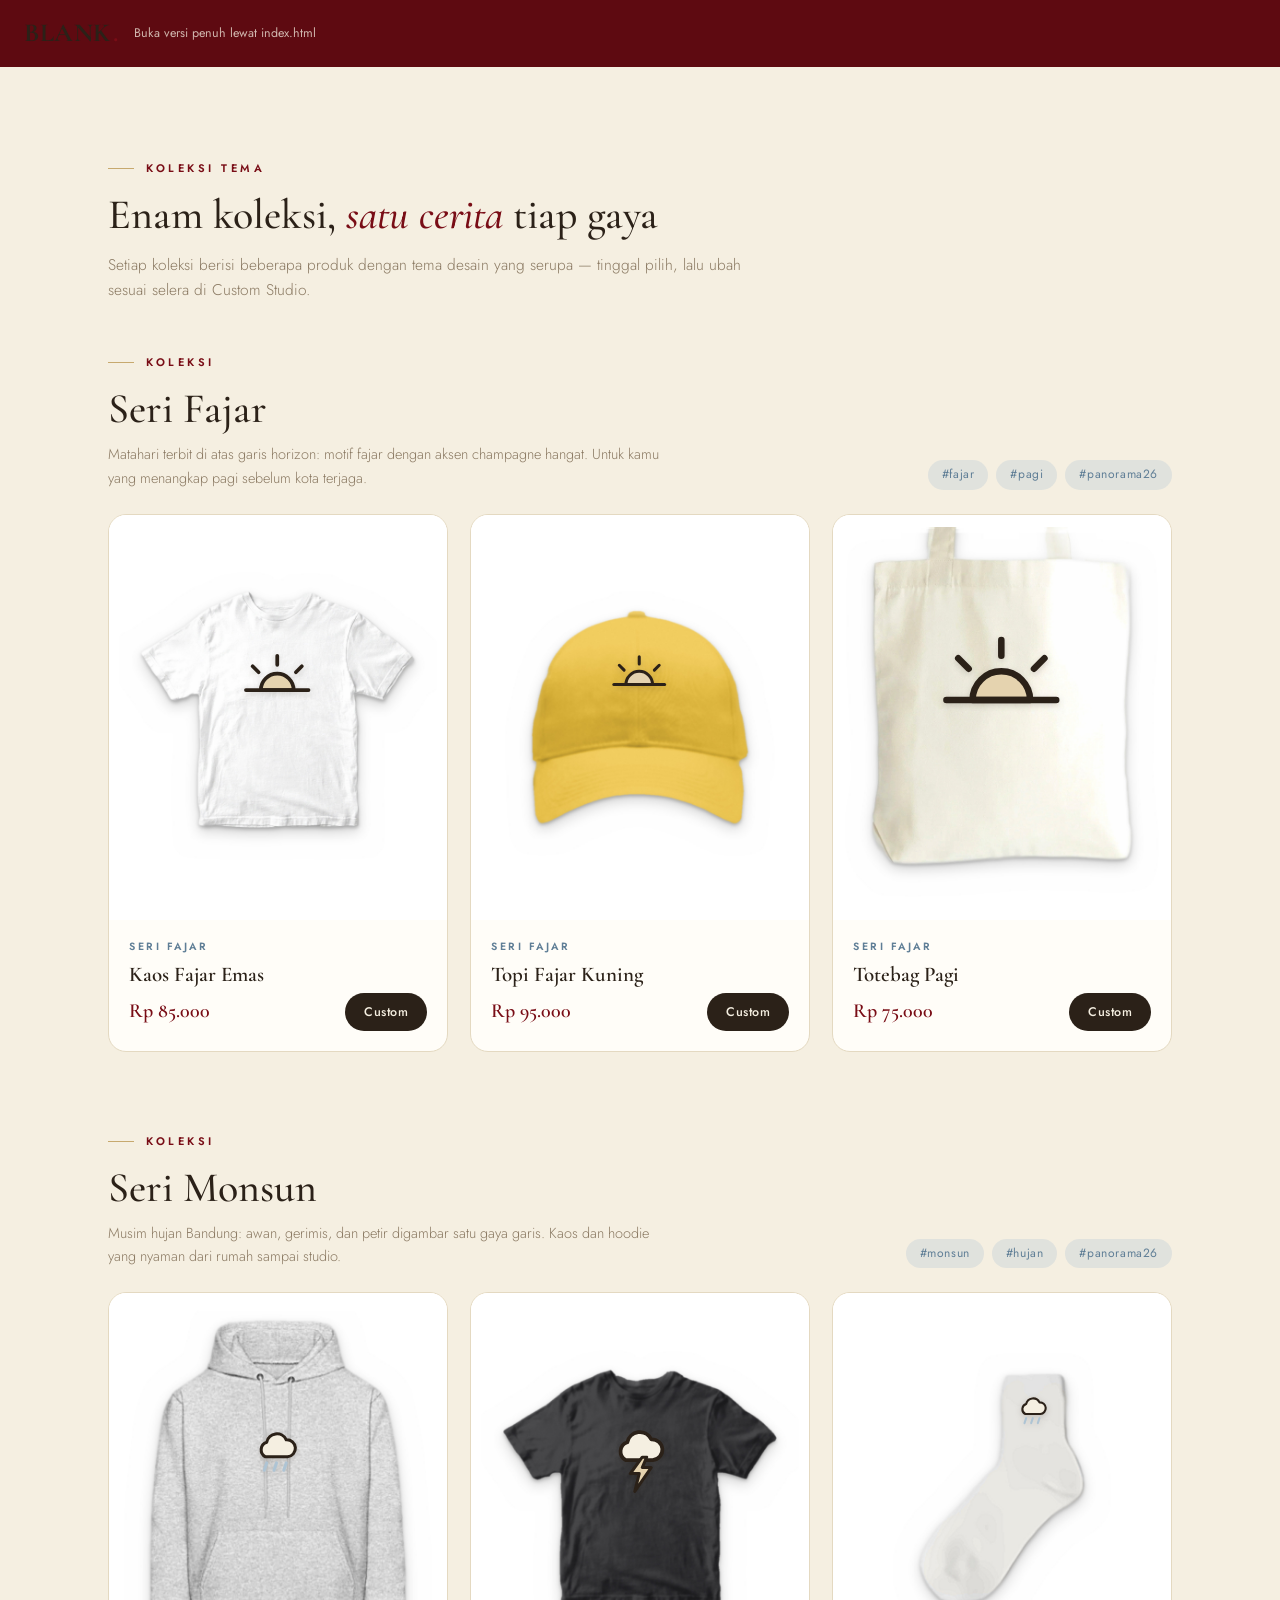
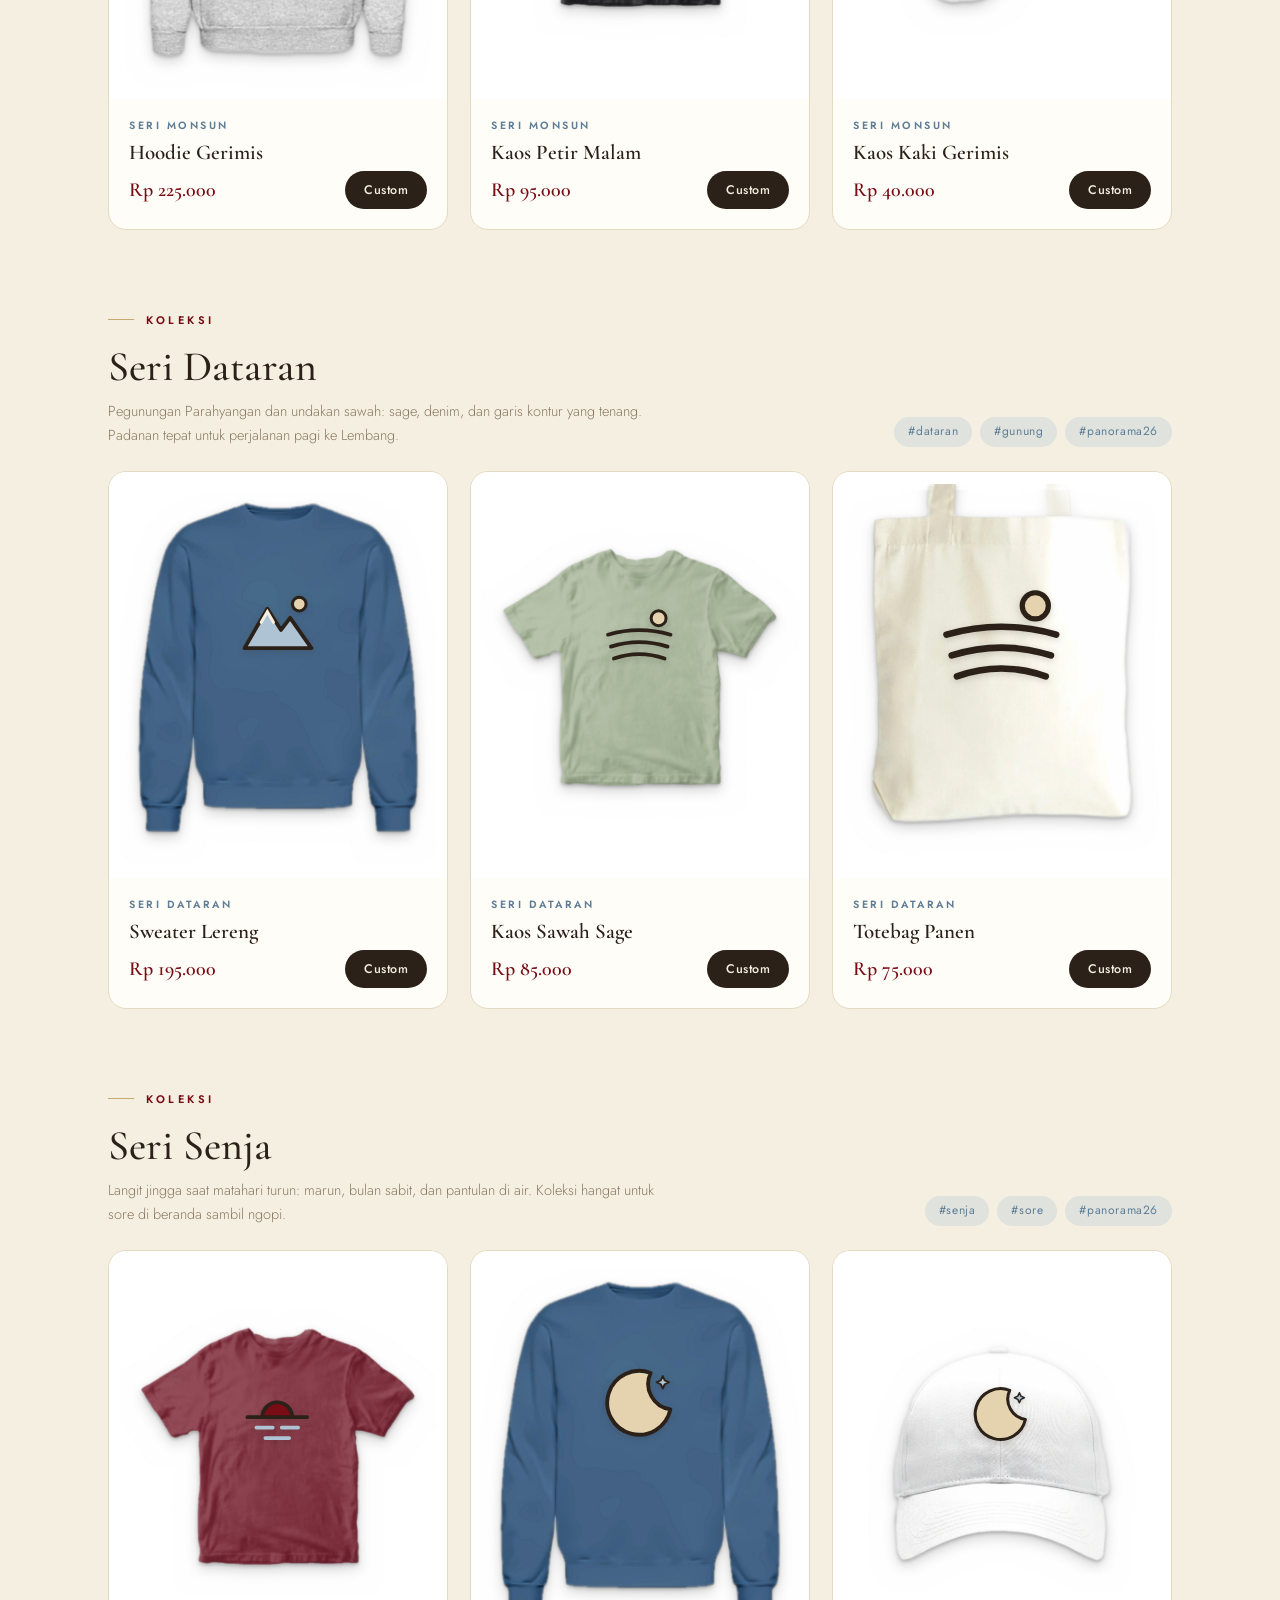
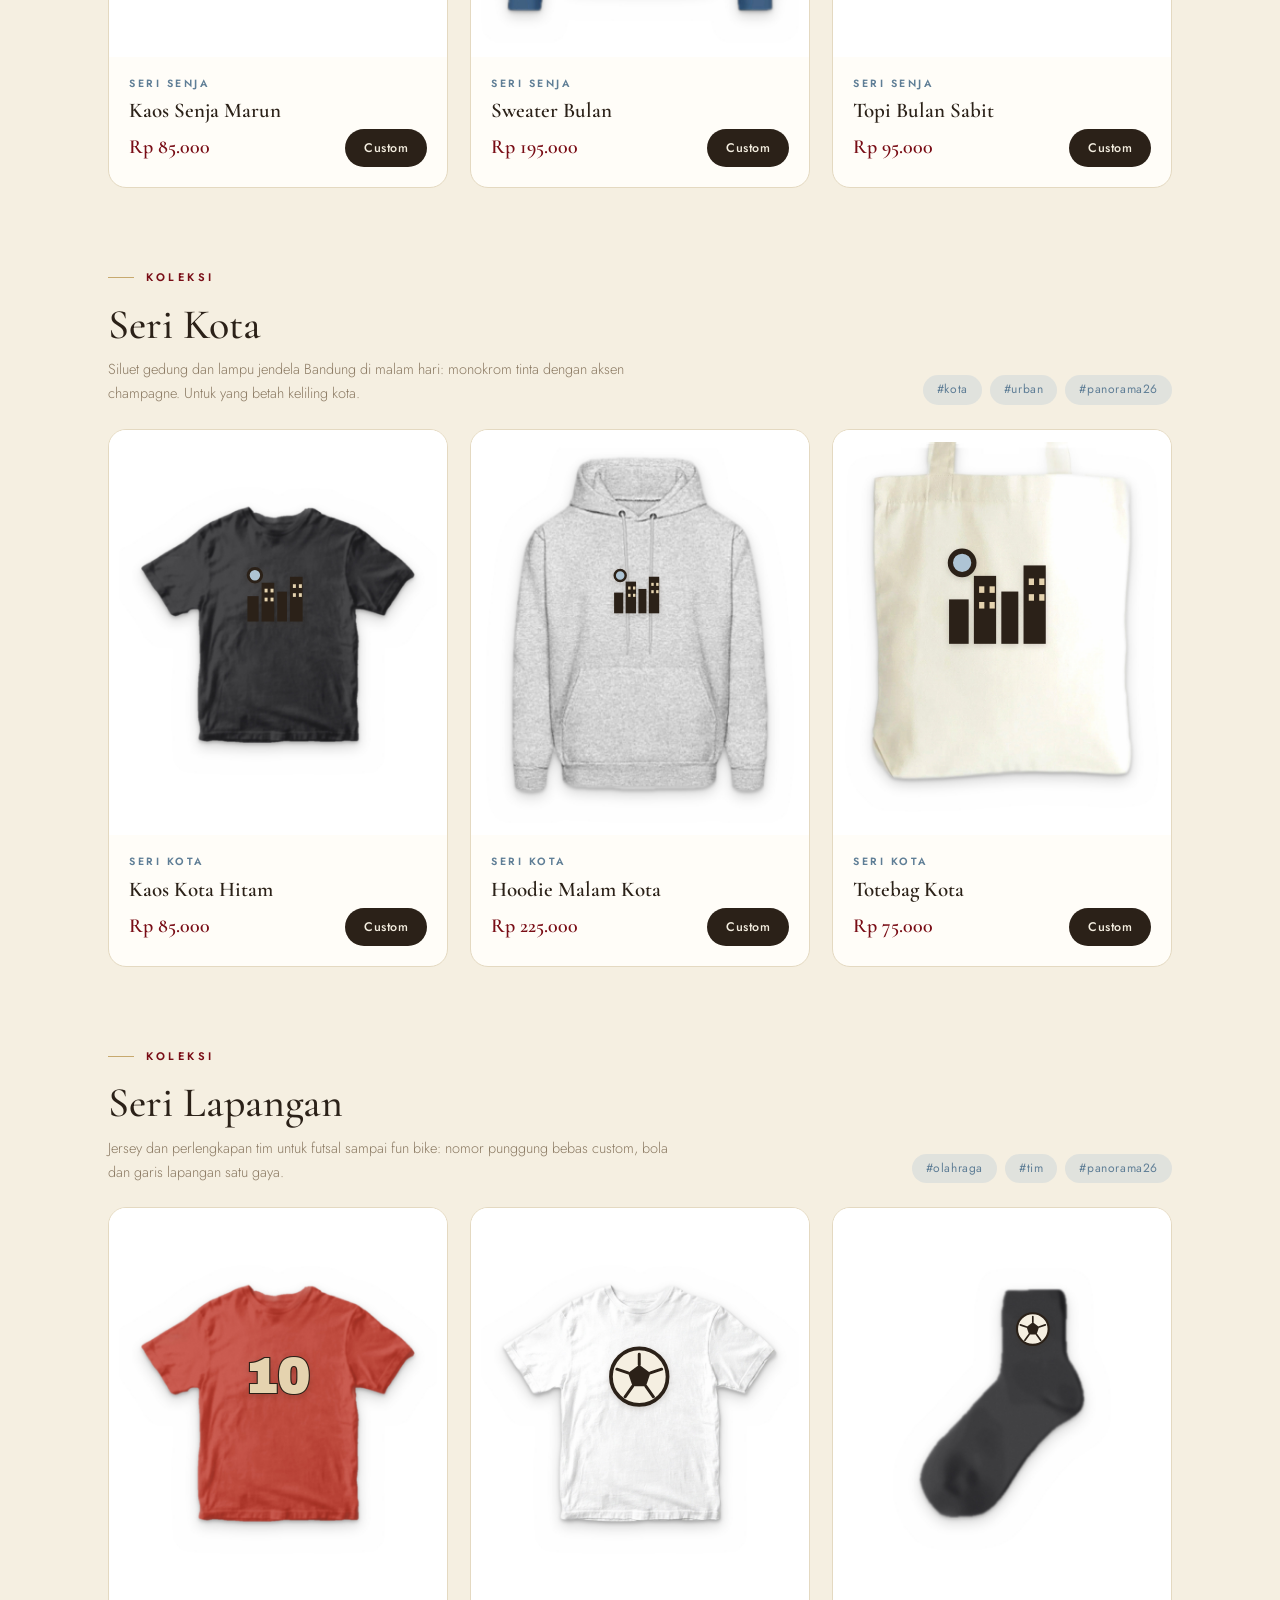
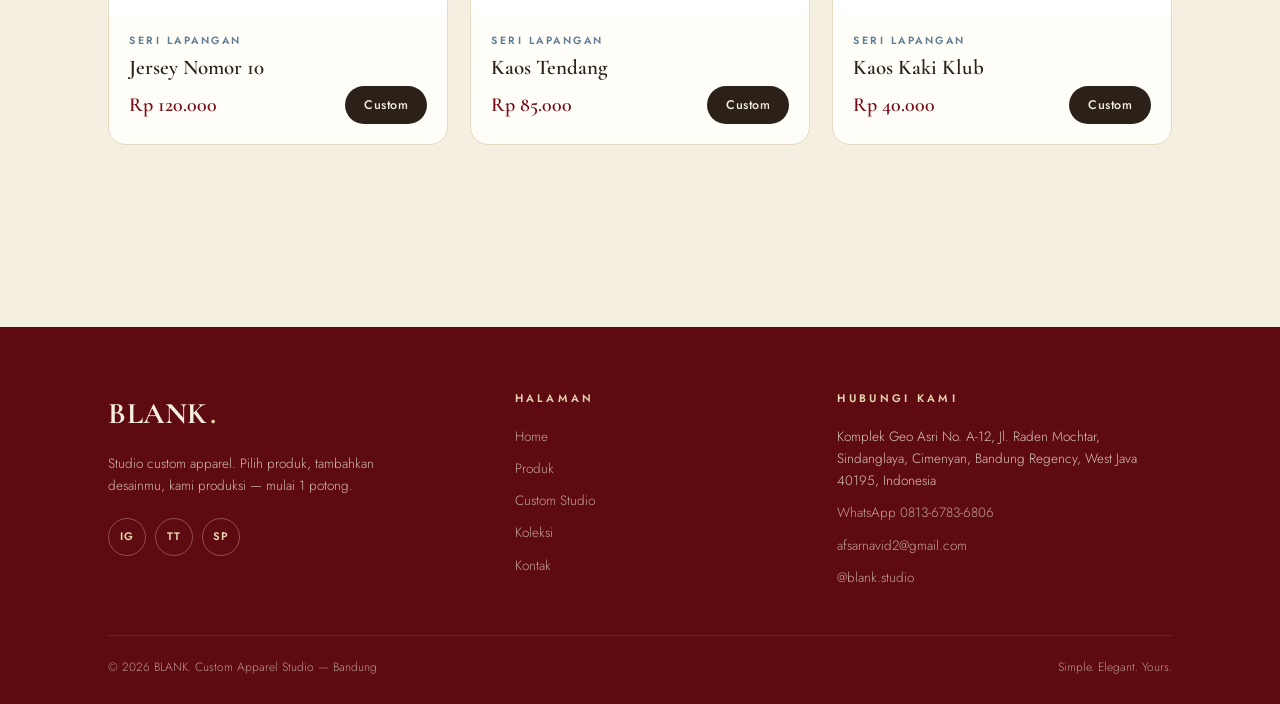
<file: collection.html>
<!DOCTYPE html>
<html lang="id">
<head>
  <meta charset="UTF-8">
  <meta name="viewport" content="width=device-width, initial-scale=1.0">
  <title>Koleksi — BLANK. Custom Apparel Studio</title>
  <link rel="preconnect" href="https://fonts.googleapis.com">
  <link rel="preconnect" href="https://fonts.gstatic.com" crossorigin>
  <link href="https://fonts.googleapis.com/css2?family=Cormorant+Garamond:ital,wght@0,500;0,600;0,700;1,500;1,600&family=Jost:wght@300;400;500;600&family=Caveat:wght@700&family=Archivo+Black&display=swap" rel="stylesheet">
  <link rel="icon" type="image/svg+xml" href="logo.svg">
  <link rel="stylesheet" href="css/style.css">
</head>
<body>
  <div class="wrap">
    <section class="section" style="padding-bottom:20px">
      <div class="section-head">
        <span class="eyebrow">Koleksi Tema</span>
        <h2 class="section-title">Enam koleksi, <em>satu cerita</em> tiap gaya</h2>
        <p class="section-sub">Setiap koleksi berisi beberapa produk dengan tema desain yang serupa — tinggal pilih, lalu ubah sesuai selera di Custom Studio.</p>
      </div>
      <div id="collRoot"></div>
    </section>
  </div>

  <script src="js/store.js"></script>
  <script>
    document.getElementById('collRoot').innerHTML = COLLECTIONS.map(function (c) {
      return `<section class="coll" id="${c.id}">
        <div class="coll-head">
          <div style="max-width:560px">
            <span class="eyebrow">Koleksi</span>
            <h2 class="section-title" style="margin-bottom:8px">${c.name}</h2>
            <p class="section-sub" style="font-size:14.5px">${c.desc}</p>
          </div>
          <div class="coll-tags">${c.tags.map(t => `<span class="tagpill">${t}</span>`).join('')}</div>
        </div>
        <div class="grid grid-3">${c.items.map(it => collectionCard(c, it)).join('')}</div>
      </section>`;
    }).join('');
  </script>
</body>
</html>
</file>
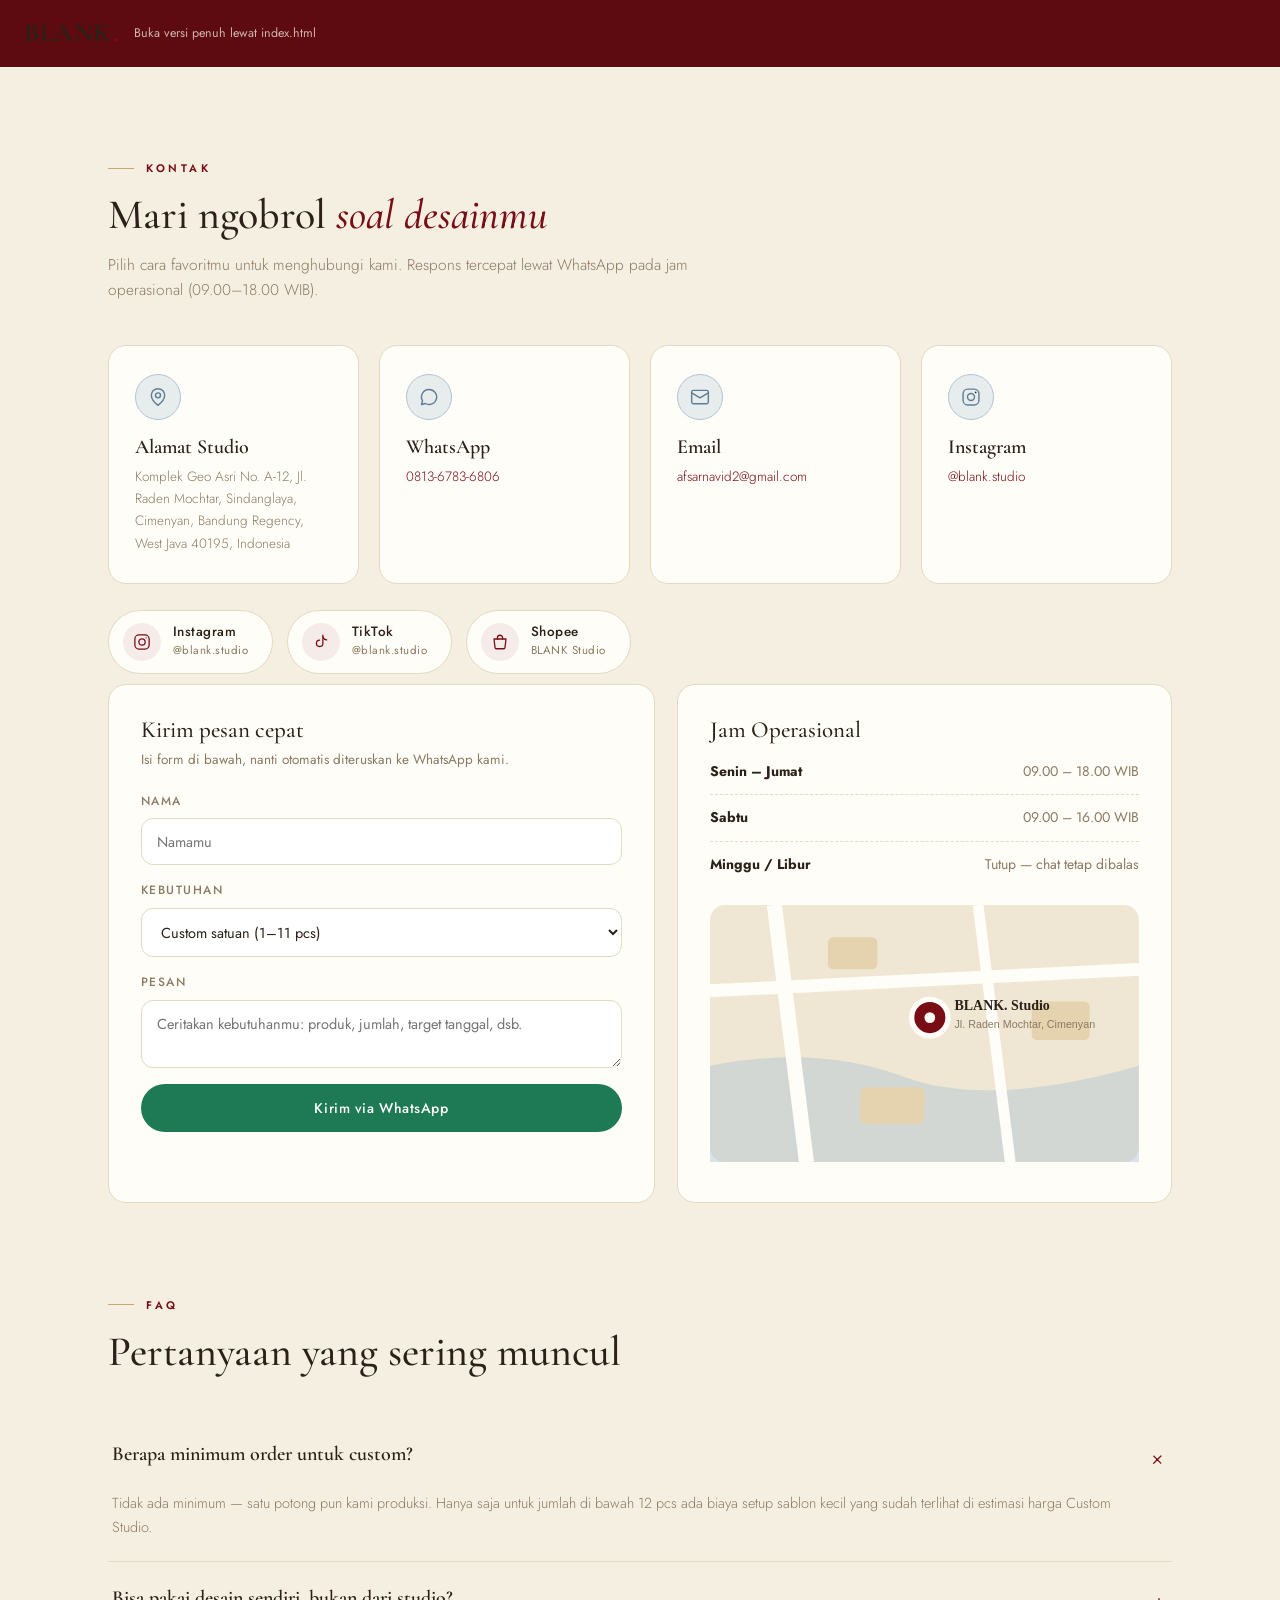
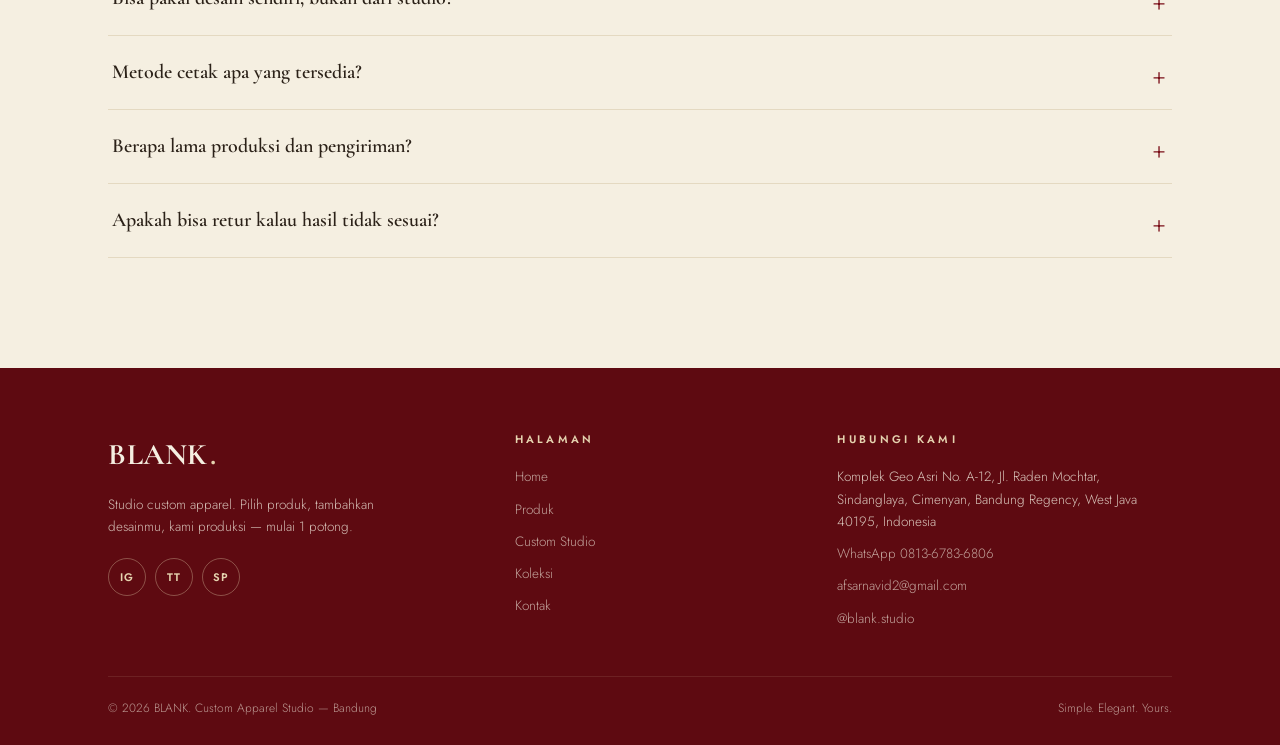
<file: contact.html>
<!DOCTYPE html>
<html lang="id">
<head>
  <meta charset="UTF-8">
  <meta name="viewport" content="width=device-width, initial-scale=1.0">
  <title>Kontak — BLANK. Custom Apparel Studio</title>
  <link rel="preconnect" href="https://fonts.googleapis.com">
  <link rel="preconnect" href="https://fonts.gstatic.com" crossorigin>
  <link href="https://fonts.googleapis.com/css2?family=Cormorant+Garamond:ital,wght@0,500;0,600;0,700;1,500;1,600&family=Jost:wght@300;400;500;600&family=Caveat:wght@700&family=Archivo+Black&display=swap" rel="stylesheet">
  <link rel="icon" type="image/svg+xml" href="logo.svg">
  <link rel="stylesheet" href="css/style.css">
</head>
<body>
  <div class="wrap">
    <section class="section" style="padding-bottom:20px">
      <div class="section-head">
        <span class="eyebrow">Kontak</span>
        <h2 class="section-title">Mari ngobrol <em>soal desainmu</em></h2>
        <p class="section-sub">Pilih cara favoritmu untuk menghubungi kami. Respons tercepat lewat WhatsApp pada jam operasional (09.00–18.00 WIB).</p>
      </div>

      <div class="cgrid">
        <div class="ccard">
          <div class="cic"><svg viewBox="0 0 24 24"><path d="M20 10c0 6-8 12-8 12s-8-6-8-12a8 8 0 0 1 16 0Z"/><circle cx="12" cy="10" r="3"/></svg></div>
          <h3>Alamat Studio</h3>
          <p>Komplek Geo Asri No. A-12, Jl. Raden Mochtar, Sindanglaya, Cimenyan, Bandung Regency, West Java 40195, Indonesia</p>
        </div>
        <div class="ccard">
          <div class="cic"><svg viewBox="0 0 24 24"><path d="M12 3a9 9 0 0 0-7.8 13.5L3 21l4.7-1.2A9 9 0 1 0 12 3Z"/></svg></div>
          <h3>WhatsApp</h3>
          <p><a href="https://wa.me/6281367836806" target="_blank" rel="noopener">0813-6783-6806</a></p>
        </div>
        <div class="ccard">
          <div class="cic"><svg viewBox="0 0 24 24"><rect x="2" y="4" width="20" height="16" rx="2"/><path d="m22 7-10 6L2 7"/></svg></div>
          <h3>Email</h3>
          <p><a href="mailto:afsarnavid2@gmail.com">afsarnavid2@gmail.com</a></p>
        </div>
        <div class="ccard">
          <div class="cic"><svg viewBox="0 0 24 24"><rect x="2.5" y="2.5" width="19" height="19" rx="5.5"/><circle cx="12" cy="12" r="4.2"/><circle cx="17.6" cy="6.4" r="1.1" fill="currentColor" stroke="none"/></svg></div>
          <h3>Instagram</h3>
          <p><a href="https://instagram.com/blank.studio" target="_blank" rel="noopener">@blank.studio</a></p>
        </div>
      </div>

      <!-- Sosial media & marketplace -->
      <div class="socialrow" id="socialRow"></div>

      <div class="csplit">
        <div class="formcard">
          <h3 style="font-family:var(--serif);font-size:23px;margin-bottom:6px">Kirim pesan cepat</h3>
          <p style="font-size:13.5px;color:var(--muted);margin-bottom:20px">Isi form di bawah, nanti otomatis diteruskan ke WhatsApp kami.</p>
          <form id="waForm">
            <div class="field">
              <label for="fnama">Nama</label>
              <input id="fnama" type="text" placeholder="Namamu" required>
            </div>
            <div class="field">
              <label for="fkebutuhan">Kebutuhan</label>
              <select id="fkebutuhan">
                <option>Custom satuan (1–11 pcs)</option>
                <option>Produksi komunitas (12–100 pcs)</option>
                <option>Produksi besar (100+ pcs)</option>
                <option>Seragam kantor / divisi</option>
                <option>Lainnya</option>
              </select>
            </div>
            <div class="field">
              <label for="fpesan">Pesan</label>
              <textarea id="fpesan" placeholder="Ceritakan kebutuhanmu: produk, jumlah, target tanggal, dsb." required></textarea>
            </div>
            <button type="submit" class="btn btn-wa btn-block">Kirim via WhatsApp</button>
          </form>
        </div>

        <div class="mapcard">
          <h3 style="font-family:var(--serif);font-size:23px;margin-bottom:6px">Jam Operasional</h3>
          <ul class="hours">
            <li><b>Senin – Jumat</b><span>09.00 – 18.00 WIB</span></li>
            <li><b>Sabtu</b><span>09.00 – 16.00 WIB</span></li>
            <li><b>Minggu / Libur</b><span>Tutup — chat tetap dibalas</span></li>
          </ul>
          <div style="margin-top:18px" aria-hidden="true">
            <svg viewBox="0 0 400 240" xmlns="http://www.w3.org/2000/svg">
              <rect width="400" height="240" rx="14" fill="#EFE7D3"/>
              <path d="M0 150 Q100 130 180 160 T400 150 L400 240 L0 240 Z" fill="#AEC4D4" opacity=".45"/>
              <path d="M60 0 L90 240" stroke="#FFFDF8" stroke-width="14" fill="none"/>
              <path d="M0 80 L400 60" stroke="#FFFDF8" stroke-width="12" fill="none"/>
              <path d="M250 0 L280 240" stroke="#FFFDF8" stroke-width="10" fill="none"/>
              <rect x="110" y="30" width="46" height="30" rx="5" fill="#E5D3AF"/>
              <rect x="300" y="90" width="54" height="36" rx="5" fill="#E5D3AF"/>
              <rect x="140" y="170" width="60" height="34" rx="5" fill="#E5D3AF"/>
              <circle cx="205" cy="105" r="17" fill="#790D16" stroke="#FFFDF8" stroke-width="5"/>
              <circle cx="205" cy="105" r="5" fill="#FFFDF8"/>
              <text x="228" y="98" font-family="Georgia, serif" font-size="13" font-weight="bold" fill="#2B2118">BLANK. Studio</text>
              <text x="228" y="115" font-family="Verdana, sans-serif" font-size="10" fill="#8B7A63">Jl. Raden Mochtar, Cimenyan</text>
            </svg>
          </div>
        </div>
      </div>

      <div class="section" style="padding-bottom:0">
        <div class="section-head">
          <span class="eyebrow">FAQ</span>
          <h2 class="section-title">Pertanyaan yang sering muncul</h2>
        </div>
        <details class="faq" open>
          <summary>Berapa minimum order untuk custom?</summary>
          <div class="faqa">Tidak ada minimum — satu potong pun kami produksi. Hanya saja untuk jumlah di bawah 12 pcs ada biaya setup sablon kecil yang sudah terlihat di estimasi harga Custom Studio.</div>
        </details>
        <details class="faq">
          <summary>Bisa pakai desain sendiri, bukan dari studio?</summary>
          <div class="faqa">Tentu. Siapkan file PNG/PDF resolusi tinggi (min. 150 dpi pada ukuran cetak), lalu kirim lewat WhatsApp. Tim kami akan cek gratis dan memberi rekomendasi metode cetak terbaik.</div>
        </details>
        <details class="faq">
          <summary>Metode cetak apa yang tersedia?</summary>
          <div class="faqa">Sablon plastisol (paling awet), DTF full color (untuk gradasi &amp; foto), dan bordir komputer (untuk logo topi/kemeja). Rekomendasi metode otomatis muncul saat kamu memilih jenis desain.</div>
        </details>
        <details class="faq">
          <summary>Berapa lama produksi dan pengiriman?</summary>
          <div class="faqa">Produksi rata-rata 3 hari kerja setelah desain disetujui. Pengiriman se-Indonesia via ekspedisi reguler 1–4 hari. Layanan kilat same-day tersedia untuk area Bandung dengan biaya tambahan.</div>
        </details>
        <details class="faq">
          <summary>Apakah bisa retur kalau hasil tidak sesuai?</summary>
          <div class="faqa">Ya. Jika hasil produksi berbeda dari mock-up yang disetujui (warna, posisi, ukuran cetak), kami produksi ulang tanpa biaya. Cek kurasi video unboxing membantu klaim berjalan cepat.</div>
        </details>
      </div>
    </section>
  </div>

  <script src="js/store.js"></script>
  <script>
    document.getElementById('socialRow').innerHTML =
      socialLink('ig', BRAND.ig) +
      socialLink('tt', BRAND.tiktok) +
      socialLink('shopee', BRAND.shopee);

    document.getElementById('waForm').addEventListener('submit', function (e) {
      e.preventDefault();
      const nama = document.getElementById('fnama').value.trim();
      const kebutuhan = document.getElementById('fkebutuhan').value;
      const pesan = document.getElementById('fpesan').value.trim();
      const text = `Halo BLANK! Saya ${nama}.\nKebutuhan: ${kebutuhan}\nPesan: ${pesan}`;
      window.open('https://wa.me/' + BRAND.wa + '?text=' + encodeURIComponent(text), '_blank');
      toast('Membuka WhatsApp…');
    });
  </script>
</body>
</html>
</file>
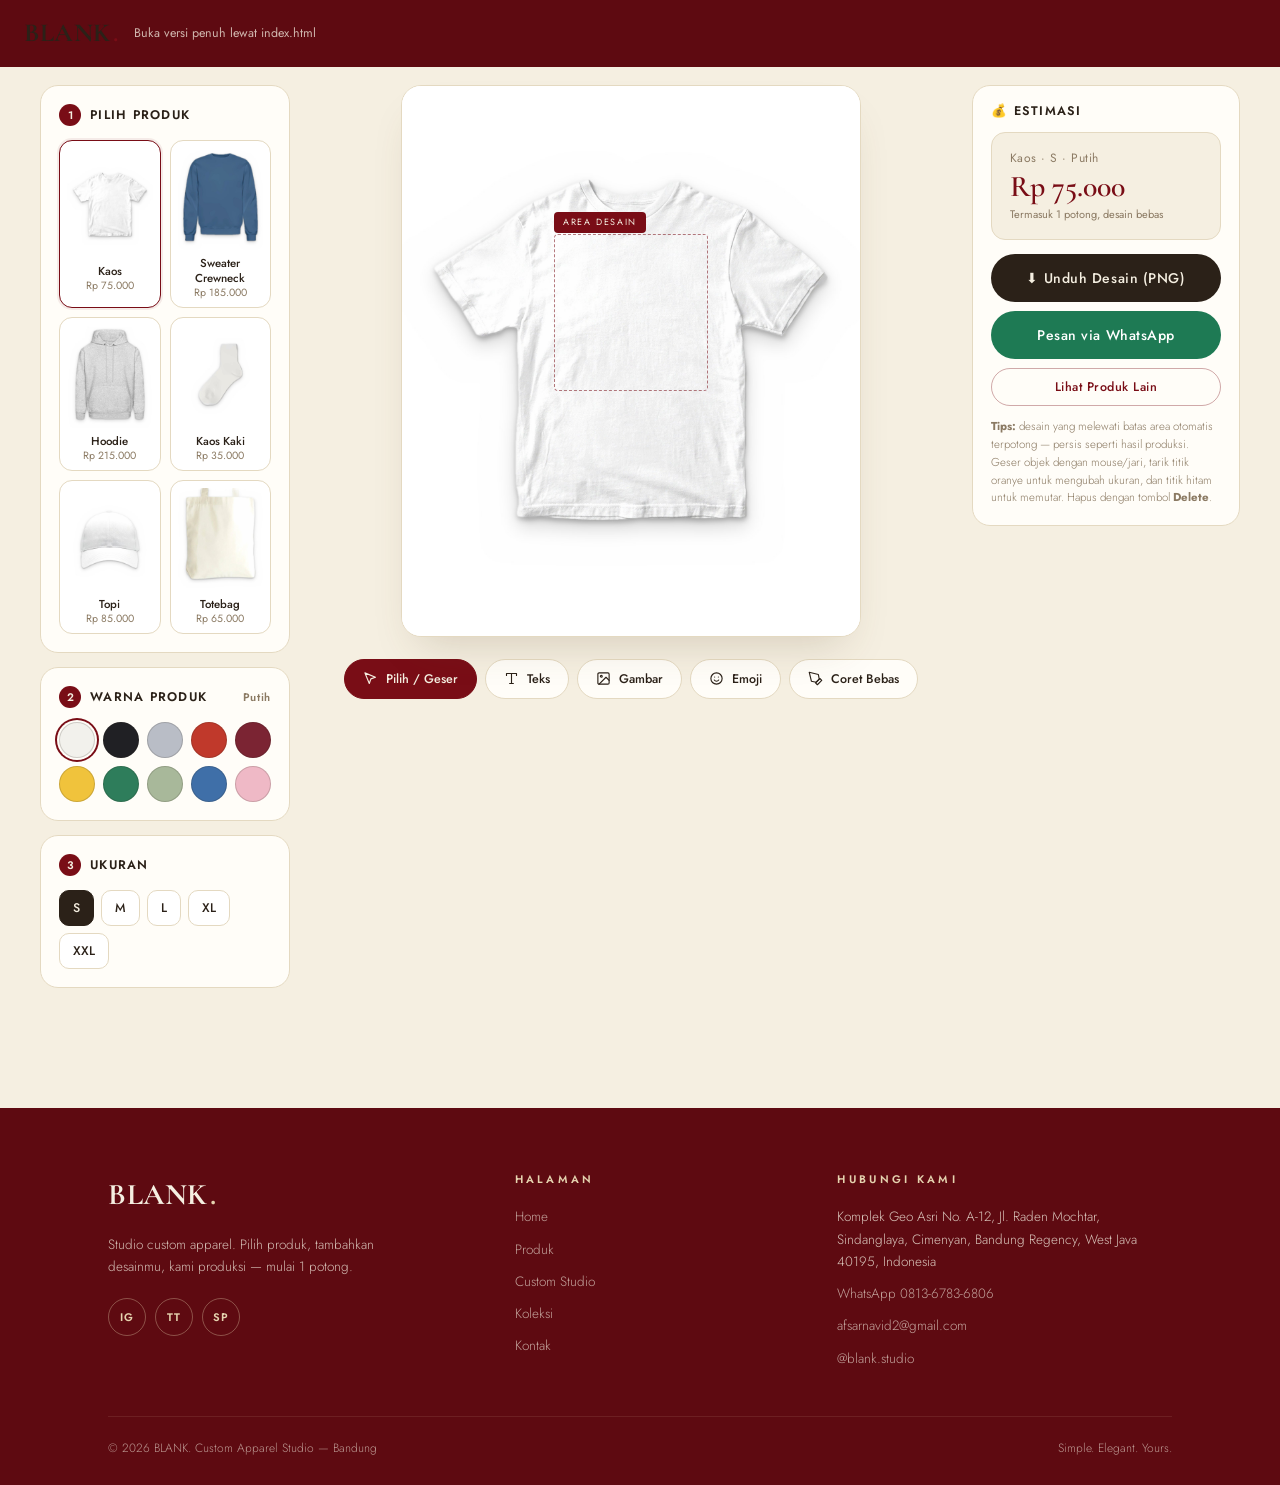
<file: custom.html>
<!DOCTYPE html>
<html lang="id">
<head>
  <meta charset="UTF-8">
  <meta name="viewport" content="width=device-width, initial-scale=1.0">
  <title>Custom Studio — BLANK. Custom Apparel Studio</title>
  <link rel="preconnect" href="https://fonts.googleapis.com">
  <link rel="preconnect" href="https://fonts.gstatic.com" crossorigin>
  <link href="https://fonts.googleapis.com/css2?family=Cormorant+Garamond:ital,wght@0,500;0,600;0,700;1,500;1,600&family=Jost:wght@300;400;500;600&family=Caveat:wght@700&family=Archivo+Black&display=swap" rel="stylesheet">
  <link rel="icon" type="image/svg+xml" href="logo.svg">
  <link rel="stylesheet" href="css/style.css">
</head>
<body class="studiobody">

  <div class="studio">

    <!-- ===== PANEL KIRI: PRODUK ===== -->
    <aside class="panel-left">
      <div class="panel">
        <div class="pgroup">
          <h3><span class="n">1</span> Pilih Produk</h3>
          <div class="tplgrid" id="tplGrid"></div>
        </div>
      </div>
      <div class="panel">
        <div class="pgroup">
          <h3><span class="n">2</span> Warna Produk <em class="cname" id="colorName">Putih</em></h3>
          <div class="swatches" id="colorSwatches"></div>
        </div>
      </div>
      <div class="panel">
        <div class="pgroup">
          <h3><span class="n">3</span> Ukuran</h3>
          <div class="sizerow" id="sizeRow"></div>
        </div>
      </div>
    </aside>

    <!-- ===== TENGAH: STAGE ===== -->
    <section class="stagewrap">
      <div class="stage-scaler" id="scaler">
        <div class="stage" id="stage">
          <img id="tplImg" class="tplimg" alt="Produk" draggable="false">
          <div class="clipzone" id="clipzone">
            <div class="objlayer" id="objLayer"></div>
            <canvas id="drawCanvas"></canvas>
          </div>
          <div class="printbox" id="printbox"></div>
        </div>
      </div>
      <div class="toolbtns" id="toolBtns">
        <button class="tool active" data-tool="select">
          <svg viewBox="0 0 24 24"><path d="M3 3l7.07 16.97 2.51-7.39 7.39-2.51L3 3z"/></svg>
          Pilih / Geser
        </button>
        <button class="tool" data-tool="text">
          <svg viewBox="0 0 24 24"><path d="M4 7V4h16v3M9 20h6M12 4v16"/></svg>
          Teks
        </button>
        <button class="tool" data-tool="image">
          <svg viewBox="0 0 24 24"><rect x="3" y="3" width="18" height="18" rx="2"/><circle cx="8.5" cy="8.5" r="1.5"/><path d="m21 15-5-5L5 21"/></svg>
          Gambar
        </button>
        <button class="tool" data-tool="emoji">
          <svg viewBox="0 0 24 24"><circle cx="12" cy="12" r="9"/><path d="M8.5 14.5s1.2 1.8 3.5 1.8 3.5-1.8 3.5-1.8"/><line x1="9" y1="9.5" x2="9.01" y2="9.5"/><line x1="15" y1="9.5" x2="15.01" y2="9.5"/></svg>
          Emoji
        </button>
        <button class="tool" data-tool="draw">
          <svg viewBox="0 0 24 24"><path d="M12 19l7-7 3 3-7 7-3-3z"/><path d="M18 13l-1.5-7.5L2 2l3.5 14.5L13 18l5-5z"/></svg>
          Coret Bebas
        </button>
      </div>
    </section>

    <!-- ===== PANEL KANAN: TOOLS & PROPERTI ===== -->
    <aside class="panel-right">

      <!-- Panel: Gambar -->
      <div class="panel" id="imgPanel" hidden>
        <div class="pgroup">
          <h3>🖼️ Tambah Gambar</h3>
          <div class="uploadzone" id="uploadZone">
            📤 Klik untuk unggah foto/logo<br><small>PNG, JPG, SVG — maks 5 MB</small>
          </div>
          <input type="file" id="fileInput" accept="image/*" hidden>
          <p class="hint" style="margin-top:4px">Setelah masuk ke kanvas, gambar bisa digeser, dirotasi, dan diubah ukurannya.</p>
        </div>
      </div>

      <!-- Panel: Emoji (Windows Emoji Unicode) -->
      <div class="panel" id="emojiPanel" hidden>
        <div class="pgroup">
          <h3>😀 Pilih Emoji</h3>
          <input type="search" class="emsearch" id="emojiSearch" placeholder="Cari emoji… (senyum, kucing, pizza)" autocomplete="off">
          <div class="emtabs" id="emojiTabs"></div>
          <div class="emgrid" id="emojiGrid"></div>
          <div class="empicked" id="emojiPickedInfo" hidden></div>
          <div class="propval" style="margin-top:12px"><span>Ukuran emoji baru</span><span id="emojiSizeVal">48 px</span></div>
          <input type="range" class="propslider" id="emojiSize" min="24" max="120" value="48">
          <p class="hint" style="margin-top:9px">Tampilan warna emoji mengikuti sistem perangkat (Windows, Android, iOS). Setelah masuk kanvas, ukurannya bisa diubah lagi.</p>
        </div>
      </div>

      <!-- Panel: Teks -->
      <div class="panel" id="textPanel" hidden>
        <div class="pgroup">
          <h3>🔤 Tambah Teks</h3>
          <button class="btn btn-primary btn-block" id="addTextBtn">+ Tambah Teks</button>
          <p class="hint" style="margin-top:11px">Klik dua kali teks di kanvas untuk mengedit isinya langsung.</p>
        </div>
      </div>

      <!-- Panel: Coret -->
      <div class="panel" id="drawPanel" hidden>
        <div class="pgroup">
          <h3>🖌️ Kuas</h3>
          <div class="sw-inline" id="brushColors"></div>
          <div class="propval"><span>Tebal kuas</span><span id="brushSizeVal">8 px</span></div>
          <input type="range" class="propslider" id="brushSize" min="2" max="40" value="8">
          <div class="btnrow" style="margin-top:13px">
            <button class="mini" id="undoDraw">↶ Urungkan</button>
            <button class="mini danger" id="clearDraw">Hapus Coretan</button>
          </div>
        </div>
      </div>

      <!-- Panel: Properti objek terpilih -->
      <div class="panel" id="objPanel" hidden>
        <div class="pgroup">
          <h3>⚙️ Properti</h3>

          <div id="textProps" hidden>
            <select class="fontsel" id="fontSel">
              <option value="'Jost', sans-serif">Jost (Minimalis)</option>
              <option value="'Cormorant Garamond', serif">Cormorant (Serif Elegan)</option>
              <option value="'Archivo Black', sans-serif">Archivo (Tebal)</option>
              <option value="'Caveat', cursive">Caveat (Tulisan tangan)</option>
            </select>
            <div class="propval"><span>Ukuran font</span><span id="fontSizeVal">32 px</span></div>
            <input type="range" class="propslider" id="fontSize" min="10" max="120" value="32">
            <div class="stylebtns">
              <button class="mini" id="btnBold">B</button>
              <button class="mini" id="btnItalic"><i>I</i></button>
              <button class="mini" id="btnColorPick">🎨 Warna</button>
            </div>
            <input type="color" class="colorwell" id="textColor" value="#2B2118" hidden>
          </div>

          <div id="emojiProps" hidden>
            <div class="propval"><span>Ukuran emoji</span><span id="emojiObjSizeVal">48 px</span></div>
            <input type="range" class="propslider" id="emojiObjSize" min="20" max="140" value="48">
          </div>

          <div id="imageProps" hidden>
            <div class="propval"><span>Transparansi</span><span id="opacityVal">100%</span></div>
            <input type="range" class="propslider" id="imgOpacity" min="10" max="100" value="100">
            <div class="btnrow" style="margin-bottom:11px">
              <button class="mini" id="btnFlip">⇄ Balik</button>
              <button class="mini" id="btnResetSize">↺ Ukuran Awal</button>
            </div>
          </div>

          <div class="btnrow">
            <button class="mini" id="btnLayerUp">⬆ Ke Atas</button>
            <button class="mini" id="btnLayerDown">⬇ Ke Bawah</button>
          </div>
          <div class="btnrow" style="margin-top:8px">
            <button class="mini" id="btnDup">⧉ Duplikat</button>
            <button class="mini danger" id="btnDel">🗑 Hapus</button>
          </div>
        </div>
      </div>

      <!-- Ringkasan & aksi -->
      <div class="panel">
        <div class="pgroup">
          <h3>💰 Estimasi</h3>
          <div class="pricebox">
            <div class="lbl" id="sumProd">Kaos · M · Putih</div>
            <div class="val" id="sumPrice">Rp 75.000</div>
            <div class="note" id="sumNote">Termasuk 1 potong, desain bebas</div>
          </div>
          <div class="sumstack">
            <button class="btn btn-dark btn-block" id="btnDownload">⬇ Unduh Desain (PNG)</button>
            <button class="btn btn-wa btn-block" id="btnOrder">Pesan via WhatsApp</button>
            <button class="btn btn-ghost btn-block btn-sm" data-go="product">Lihat Produk Lain</button>
          </div>
          <p class="hint" style="margin-top:12px"><b>Tips:</b> desain yang melewati batas area otomatis terpotong — persis seperti hasil produksi. Geser objek dengan mouse/jari, tarik titik oranye untuk mengubah ukuran, dan titik hitam untuk memutar. Hapus dengan tombol <b>Delete</b>.</p>
        </div>
      </div>
    </aside>
  </div>

  <script src="js/store.js"></script>
  <script src="js/emoji.js"></script>
  <script src="js/custom.js"></script>
</body>
</html>
</file>
<file: css/style.css>
/* ============================================================
   BLANK. — Custom Apparel Studio
   Simple & elegant · Palet: wine #790D16 · champagne #E5D3AF
   · cream #F5EFE1 · powder blue #AEC4D4
   ============================================================ */

:root {
  --wine:      #790D16;
  --wine-dark: #5E0A11;
  --wine-soft: rgba(121, 13, 22, .07);
  --champ:     #E5D3AF;
  --champ-deep:#C7A96E;
  --champ-soft:rgba(229, 211, 175, .38);
  --cream:     #F5EFE1;
  --cream-2:   #EFE7D3;
  --card:      #FFFDF8;
  --blue:      #AEC4D4;
  --blue-deep: #5F7E96;
  --blue-soft: rgba(174, 196, 212, .30);
  --ink:       #2B2118;
  --muted:     #8B7A63;
  --line:      #E4D9C1;
  --shadow:    0 22px 44px -18px rgba(94, 74, 42, .22);
  --r:         18px;
  --serif:     'Cormorant Garamond', Georgia, serif;
  --sans:      'Jost', 'Segoe UI', sans-serif;
  --script:    'Caveat', cursive;
}

* { margin: 0; padding: 0; box-sizing: border-box; }

html { scroll-behavior: smooth; }

body {
  font-family: var(--sans);
  font-weight: 400;
  color: var(--ink);
  background: var(--cream);
  line-height: 1.65;
  -webkit-font-smoothing: antialiased;
}

img { max-width: 100%; display: block; }
a { color: var(--wine); text-decoration: none; }
button { font-family: inherit; cursor: pointer; }
input, select, textarea { font-family: inherit; }

.wrap { max-width: 1120px; margin: 0 auto; padding: 0 28px; }

h1, h2, h3 { font-weight: 500; line-height: 1.15; }

/* ---------------- Tombol ---------------- */
.btn {
  display: inline-flex; align-items: center; justify-content: center; gap: 8px;
  padding: 13px 26px; border-radius: 999px; border: 1px solid transparent;
  font-family: var(--sans); font-size: 14px; font-weight: 500;
  letter-spacing: .04em; transition: all .22s ease; text-decoration: none;
}
.btn-primary { background: var(--wine); color: var(--cream); }
.btn-primary:hover { background: var(--wine-dark); transform: translateY(-1px); box-shadow: 0 12px 26px -12px rgba(121,13,22,.55); }
.btn-ghost { background: transparent; color: var(--wine); border-color: rgba(121,13,22,.35); }
.btn-ghost:hover { border-color: var(--wine); background: var(--wine-soft); }
.btn-dark { background: var(--ink); color: var(--cream); }
.btn-dark:hover { background: #43331f; transform: translateY(-1px); }
.btn-wa { background: #1E7A54; color: #fff; }
.btn-wa:hover { background: #16603f; transform: translateY(-1px); }
.btn-sm { padding: 9px 18px; font-size: 12.5px; }
.btn-block { width: 100%; }

.mini {
  padding: 7px 13px; border-radius: 999px; border: 1px solid var(--line);
  background: var(--card); color: var(--ink); font-size: 12.5px; font-weight: 500;
  transition: all .18s ease;
}
.mini:hover { border-color: var(--champ-deep); background: var(--champ-soft); }
.mini.active { background: var(--wine); border-color: var(--wine); color: var(--cream); }
.mini.danger:hover { border-color: var(--wine); color: var(--wine); background: var(--wine-soft); }

.chip {
  padding: 8px 18px; border-radius: 999px; border: 1px solid var(--line);
  background: transparent; color: var(--muted); font-size: 13px; font-weight: 500;
  letter-spacing: .03em; transition: all .2s ease;
}
.chip:hover { border-color: var(--champ-deep); color: var(--ink); }
.chip.active { background: var(--wine); border-color: var(--wine); color: var(--cream); }

.linkline { font-weight: 500; letter-spacing: .03em; border-bottom: 1px solid var(--champ-deep); padding-bottom: 2px; }
.linkline:hover { color: var(--wine-dark); }

.tagpill {
  display: inline-block; padding: 5px 14px; border-radius: 999px;
  background: var(--blue-soft); color: var(--blue-deep);
  font-size: 12px; letter-spacing: .05em;
}

/* ---------------- Eyebrow / section ---------------- */
.eyebrow {
  display: inline-flex; align-items: center; gap: 12px;
  font-size: 11px; font-weight: 600; letter-spacing: .32em;
  text-transform: uppercase; color: var(--wine);
}
.eyebrow::before { content: ''; width: 26px; height: 1px; background: var(--champ-deep); }

.section { padding: 84px 0; }
.section-head { max-width: 640px; margin-bottom: 42px; }
.section-head.center { margin-left: auto; margin-right: auto; text-align: center; }
.section-head.center .eyebrow::after { content: ''; width: 26px; height: 1px; background: var(--champ-deep); }
.section-title {
  font-family: var(--serif); font-size: clamp(30px, 4vw, 42px);
  font-weight: 500; color: var(--ink); margin: 14px 0 12px;
}
.section-title em { font-style: italic; color: var(--wine); }
.section-sub { color: var(--muted); font-size: 15.5px; font-weight: 300; }

/* ---------------- Grid & kartu produk ---------------- */
.grid { display: grid; grid-template-columns: repeat(4, 1fr); gap: 22px; }
.grid-3 { grid-template-columns: repeat(3, 1fr); }

.pcard {
  background: var(--card); border: 1px solid var(--line); border-radius: var(--r);
  overflow: hidden; position: relative; display: flex; flex-direction: column;
  transition: transform .25s ease, box-shadow .25s ease;
}
.pcard:hover { transform: translateY(-4px); box-shadow: var(--shadow); }

.badge {
  position: absolute; top: 14px; left: 14px; z-index: 3;
  background: var(--champ); color: var(--wine-dark);
  font-size: 10px; font-weight: 600; letter-spacing: .18em; text-transform: uppercase;
  padding: 5px 12px; border-radius: 999px;
}

.pimg {
  background: #fff; aspect-ratio: 5 / 6; display: flex; align-items: center;
  justify-content: center; overflow: hidden; position: relative; padding: 10px;
}
.pimg img.dbimg { width: 100%; height: 100%; object-fit: contain; }

/* Visual produk: foto + motif di area cetak */
.pviz { position: relative; display: block; width: 100%; height: 100%; }
.pviz-img {
  position: absolute; inset: 0; width: 100%; height: 100%;
  object-fit: contain; user-select: none; -webkit-user-drag: none;
}
.pviz-motif { position: absolute; user-select: none; pointer-events: none; filter: drop-shadow(0 2px 3px rgba(43,33,24,.18)); }

.pbody { padding: 18px 20px 20px; display: flex; flex-direction: column; flex: 1; }
.pcat { font-size: 10.5px; font-weight: 600; letter-spacing: .24em; text-transform: uppercase; color: var(--blue-deep); margin-bottom: 7px; }
.pname { font-family: var(--serif); font-size: 21px; font-weight: 600; color: var(--ink); margin-bottom: 6px; }
.pdesc { font-size: 13px; color: var(--muted); font-weight: 300; margin-bottom: 16px; flex: 1; }
.pfoot { display: flex; align-items: center; justify-content: space-between; gap: 10px; }
.pprice { font-family: var(--serif); font-size: 20px; font-weight: 600; color: var(--wine); }
.pprice small { font-family: var(--sans); font-size: 11px; color: var(--muted); font-weight: 400; }
.pactions { display: flex; gap: 8px; margin-top: 12px; }

.emptybox {
  grid-column: 1 / -1; text-align: center; padding: 70px 20px;
  border: 1px dashed var(--line); border-radius: var(--r); background: var(--card);
}
.emptybox .emoji { font-size: 40px; margin-bottom: 10px; }
.emptybox h3 { font-family: var(--serif); font-size: 24px; margin-bottom: 8px; }
.emptybox p { color: var(--muted); font-size: 14px; max-width: 460px; margin: 0 auto; }

/* ---------------- Shell (index.html) ---------------- */
body.shell { height: 100dvh; display: flex; flex-direction: column; overflow: hidden; }

.topbar {
  display: flex; align-items: center; justify-content: space-between; gap: 18px;
  padding: 14px 30px; background: rgba(245, 239, 225, .92);
  backdrop-filter: blur(10px); border-bottom: 1px solid var(--line); flex-shrink: 0;
}
.brand {
  font-family: var(--serif); font-size: 26px; font-weight: 700;
  color: var(--ink); letter-spacing: .02em; display: inline-flex; align-items: baseline; gap: 2px;
}
.brand .dot { color: var(--wine); }
.brand small { font-family: var(--sans); font-size: 10px; font-weight: 500; letter-spacing: .3em; text-transform: uppercase; color: var(--muted); margin-left: 10px; }

.tabs { display: flex; gap: 26px; }
.tab {
  font-size: 12px; font-weight: 500; letter-spacing: .22em; text-transform: uppercase;
  color: var(--muted); padding: 6px 2px; position: relative; transition: color .2s;
}
.tab::after {
  content: ''; position: absolute; left: 0; right: 100%; bottom: 0;
  height: 2px; background: var(--wine); transition: right .25s ease;
}
.tab:hover { color: var(--ink); }
.tab.active { color: var(--wine); }
.tab.active::after { right: 0; }

.framebox { flex: 1; position: relative; }
.framebox iframe { position: absolute; inset: 0; width: 100%; height: 100%; border: 0; }

.dock {
  display: none; position: fixed; bottom: 14px; left: 50%; transform: translateX(-50%);
  background: rgba(255, 253, 248, .95); backdrop-filter: blur(12px);
  border: 1px solid var(--line); border-radius: 999px; padding: 8px 10px;
  gap: 4px; z-index: 50; box-shadow: var(--shadow);
}
.dock a {
  display: flex; flex-direction: column; align-items: center; gap: 3px;
  font-size: 9.5px; letter-spacing: .08em; color: var(--muted);
  padding: 7px 13px; border-radius: 999px;
}
.dock a svg { width: 17px; height: 17px; fill: none; stroke: currentColor; stroke-width: 1.7; stroke-linecap: round; stroke-linejoin: round; }
.dock a.active { background: var(--wine); color: var(--cream); }

.solo-bar {
  display: flex; align-items: center; gap: 16px; padding: 12px 24px;
  background: var(--wine-dark); color: var(--cream);
}
.solo-bar em { font-style: normal; font-size: 12.5px; opacity: .75; }

/* ---------------- Hero ---------------- */
.hero { display: grid; grid-template-columns: 1.05fr .95fr; gap: 56px; align-items: center; padding: 92px 0 74px; }
.hero-copy h1 {
  font-family: var(--serif); font-size: clamp(42px, 5.4vw, 66px);
  font-weight: 500; line-height: 1.06; margin: 20px 0 22px;
}
.hero-copy h1 em { font-style: italic; color: var(--wine); }
.lead { font-size: 16.5px; font-weight: 300; color: var(--muted); max-width: 480px; }

.hero-cta { display: flex; gap: 14px; margin-top: 32px; flex-wrap: wrap; }

.hero-stats { display: flex; gap: 38px; margin-top: 44px; }
.hero-stats div { display: flex; flex-direction: column; }
.hero-stats b { font-family: var(--serif); font-size: 30px; font-weight: 600; color: var(--wine); line-height: 1; }
.hero-stats span { font-size: 11.5px; letter-spacing: .14em; text-transform: uppercase; color: var(--muted); margin-top: 7px; }

.hero-art { position: relative; }
.art-card {
  background: var(--card); border: 1px solid var(--line); border-radius: 26px;
  padding: 34px; box-shadow: var(--shadow); position: relative;
}
.art-card .pviz { aspect-ratio: 460 / 552; }
.float-chip {
  position: absolute; display: flex; align-items: center; gap: 9px;
  background: var(--card); border: 1px solid var(--line); border-radius: 999px;
  padding: 9px 16px; font-size: 12.5px; font-weight: 500; box-shadow: 0 14px 30px -14px rgba(94,74,42,.3);
}
.float-chip .ic {
  width: 26px; height: 26px; border-radius: 50%; display: inline-flex;
  align-items: center; justify-content: center; font-size: 13px;
}
.fc1 { top: 8%; left: -7%; animation: bob 5.2s ease-in-out infinite; }
.fc2 { bottom: 24%; right: -6%; animation: bob 6.1s ease-in-out .6s infinite; }
.fc3 { bottom: -5%; left: 10%; animation: bob 5.6s ease-in-out 1.1s infinite; }
@keyframes bob { 0%,100% { transform: translateY(0); } 50% { transform: translateY(-9px); } }

/* ---------------- Marquee ---------------- */
.marquee { background: var(--champ); border-block: 1px solid var(--champ-deep); overflow: hidden; padding: 13px 0; }
.marquee .track { display: flex; width: max-content; animation: scrollx 30s linear infinite; }
.marquee span {
  font-family: var(--serif); font-style: italic; font-size: 17px;
  color: var(--wine-dark); white-space: nowrap; letter-spacing: .04em;
}
.marquee i { font-style: normal; color: var(--wine); margin: 0 14px; font-size: 12px; }
@keyframes scrollx { from { transform: translateX(0); } to { transform: translateX(-50%); } }

/* ---------------- Value props / steps ---------------- */
.vgrid { display: grid; grid-template-columns: repeat(3, 1fr); gap: 22px; }
.vprop {
  background: var(--card); border: 1px solid var(--line); border-radius: var(--r);
  padding: 34px 30px; transition: transform .25s ease, box-shadow .25s ease;
}
.vprop:hover { transform: translateY(-4px); box-shadow: var(--shadow); }
.vic {
  width: 52px; height: 52px; border-radius: 50%; background: var(--champ-soft);
  border: 1px solid var(--champ); display: flex; align-items: center; justify-content: center;
  margin-bottom: 20px;
}
.vic svg { width: 23px; height: 23px; fill: none; stroke: var(--wine); stroke-width: 1.6; stroke-linecap: round; stroke-linejoin: round; }
.vprop h3 { font-family: var(--serif); font-size: 23px; font-weight: 600; margin-bottom: 10px; }
.vprop p { font-size: 14px; color: var(--muted); font-weight: 300; }

.steps { display: grid; grid-template-columns: repeat(3, 1fr); gap: 0; counter-reset: step; }
.step {
  padding: 30px 34px; counter-increment: step; position: relative;
  border-left: 1px solid var(--line);
}
.step:first-child { border-left: 0; }
.step::before {
  content: '0' counter(step);
  font-family: var(--serif); font-style: italic; font-size: 44px;
  color: var(--champ-deep); display: block; line-height: 1; margin-bottom: 16px;
}
.step h3 { font-family: var(--serif); font-size: 22px; font-weight: 600; margin-bottom: 8px; }
.step p { font-size: 14px; color: var(--muted); font-weight: 300; }

/* ---------------- Koleksi ---------------- */
.coll { margin-bottom: 72px; }
.coll-head { display: flex; justify-content: space-between; align-items: flex-end; gap: 24px; flex-wrap: wrap; margin-bottom: 24px; }
.coll-tags { display: flex; gap: 8px; flex-wrap: wrap; }

/* ---------------- Kontak ---------------- */
.cgrid { display: grid; grid-template-columns: repeat(4, 1fr); gap: 20px; }
.ccard {
  background: var(--card); border: 1px solid var(--line); border-radius: var(--r);
  padding: 28px 26px; transition: transform .25s ease, box-shadow .25s ease;
}
.ccard:hover { transform: translateY(-3px); box-shadow: var(--shadow); }
.cic {
  width: 46px; height: 46px; border-radius: 50%; background: var(--blue-soft);
  border: 1px solid var(--blue); display: flex; align-items: center; justify-content: center;
  margin-bottom: 16px;
}
.cic svg { width: 20px; height: 20px; fill: none; stroke: var(--blue-deep); stroke-width: 1.7; stroke-linecap: round; stroke-linejoin: round; }
.ccard h3 { font-family: var(--serif); font-size: 20px; font-weight: 600; margin-bottom: 7px; }
.ccard p { font-size: 13.5px; color: var(--muted); font-weight: 300; }

/* Baris sosial media di home */
.socialrow { display: flex; gap: 14px; flex-wrap: wrap; margin-top: 26px; }
.socialpill {
  display: inline-flex; align-items: center; gap: 12px;
  background: var(--card); border: 1px solid var(--line); border-radius: 999px;
  padding: 12px 24px 12px 14px; transition: all .22s ease;
}
.socialpill:hover { border-color: var(--champ-deep); transform: translateY(-2px); box-shadow: var(--shadow); }
.socialpill .sic {
  width: 38px; height: 38px; border-radius: 50%; display: flex;
  align-items: center; justify-content: center; background: var(--wine-soft);
}
.socialpill .sic svg { width: 18px; height: 18px; fill: none; stroke: var(--wine); stroke-width: 1.7; stroke-linecap: round; stroke-linejoin: round; }
.socialpill b { display: block; font-size: 13.5px; font-weight: 500; color: var(--ink); line-height: 1.2; }
.socialpill span { font-size: 11.5px; color: var(--muted); letter-spacing: .04em; }

.ctaband {
  background: linear-gradient(120deg, var(--wine-dark), var(--wine) 55%, #93353c);
  border-radius: 26px; padding: 58px 54px; color: var(--cream); text-align: center;
}
.ctaband h2 { font-family: var(--serif); font-size: clamp(28px, 3.6vw, 40px); font-weight: 500; margin-bottom: 10px; }
.ctaband p { opacity: .82; font-weight: 300; max-width: 520px; margin: 0 auto; }
.ctaband .hero-cta { justify-content: center; }

.csplit { display: grid; grid-template-columns: 1.05fr .95fr; gap: 22px; margin-top: 10px; }
.formcard, .mapcard {
  background: var(--card); border: 1px solid var(--line); border-radius: var(--r); padding: 32px;
}
.hours { list-style: none; }
.hours li { display: flex; justify-content: space-between; gap: 14px; padding: 11px 0; border-bottom: 1px dashed var(--line); font-size: 14px; }
.hours li:last-child { border-bottom: 0; }
.hours span { color: var(--muted); }

.faq { border-bottom: 1px solid var(--line); background: transparent; }
.faq summary {
  padding: 20px 4px; cursor: pointer; font-family: var(--serif);
  font-size: 20px; font-weight: 600; color: var(--ink); list-style: none; position: relative;
}
.faq summary::after { content: '+'; position: absolute; right: 6px; color: var(--wine); font-family: var(--sans); font-weight: 300; font-size: 24px; transition: transform .2s; }
.faq[open] summary::after { transform: rotate(45deg); }
.faqa { padding: 0 30px 22px 4px; color: var(--muted); font-size: 14.5px; font-weight: 300; }

/* ---------------- Form ---------------- */
.field { display: flex; flex-direction: column; gap: 7px; margin-bottom: 16px; }
.field label { font-size: 12px; font-weight: 500; letter-spacing: .12em; text-transform: uppercase; color: var(--muted); }
.field input, .field select, .field textarea {
  border: 1px solid var(--line); border-radius: 12px; padding: 12px 15px;
  background: #fff; font-size: 14.5px; color: var(--ink); outline: none; transition: border .2s;
  resize: vertical;
}
.field input:focus, .field select:focus, .field textarea:focus { border-color: var(--champ-deep); box-shadow: 0 0 0 3px var(--champ-soft); }
.field.invalid input, .field.invalid select, .field.invalid textarea { border-color: var(--wine); }
.ferr { font-size: 12px; color: var(--wine); min-height: 0; }

.catalogbar { display: flex; justify-content: space-between; align-items: center; gap: 16px; flex-wrap: wrap; margin-bottom: 16px; }
.searchrow input {
  width: min(420px, 100%); border: 1px solid var(--line); border-radius: 999px;
  padding: 12px 22px; background: var(--card); font-size: 14px; outline: none; transition: border .2s;
}
.searchrow input:focus { border-color: var(--champ-deep); box-shadow: 0 0 0 3px var(--champ-soft); }
.adminbar { display: flex; gap: 10px; }
.adminchip { border-color: var(--blue); color: var(--blue-deep); }
.adminchip.active { background: var(--blue-deep); border-color: var(--blue-deep); color: #fff; }
.addchip { border-style: dashed; }

/* ---------------- Modal ---------------- */
.modal-backdrop {
  position: fixed; inset: 0; background: rgba(43, 33, 24, .45); backdrop-filter: blur(3px);
  display: flex; align-items: center; justify-content: center; padding: 24px;
  opacity: 0; pointer-events: none; transition: opacity .22s ease; z-index: 100;
}
.modal-backdrop.show { opacity: 1; pointer-events: auto; }
.modal {
  background: var(--card); border-radius: 22px; width: min(640px, 100%);
  max-height: 92dvh; display: flex; flex-direction: column; overflow: hidden;
  transform: translateY(14px); transition: transform .22s ease;
}
.modal-backdrop.show .modal { transform: none; }
.modal-head { display: flex; justify-content: space-between; align-items: center; padding: 22px 28px; border-bottom: 1px solid var(--line); }
.modal-head h3 { font-family: var(--serif); font-size: 24px; }
.modal-x { background: none; border: 0; font-size: 20px; color: var(--muted); }
.modal-x:hover { color: var(--wine); }
.modal-body { padding: 24px 28px; overflow-y: auto; }
.modal-foot { display: flex; justify-content: flex-end; gap: 12px; padding: 18px 28px; border-top: 1px solid var(--line); }
.formerr {
  display: none; background: var(--wine-soft); border: 1px solid rgba(121,13,22,.25);
  color: var(--wine); border-radius: 12px; padding: 11px 16px; font-size: 13.5px; margin-bottom: 16px;
}
.formerr.show { display: block; }
.formgrid { display: grid; grid-template-columns: 1fr 1fr; gap: 0 18px; }
.formgrid .full { grid-column: 1 / -1; }
.imgpreview { margin-top: 12px; }
.imgpreview img { max-height: 150px; border-radius: 12px; border: 1px solid var(--line); }
.imgpreview .ph {
  border: 1px dashed var(--line); border-radius: 12px; padding: 26px; text-align: center;
  color: var(--muted); font-size: 13px;
}

/* ---------------- Studio ---------------- */
.studiobody { overflow-x: hidden; }
.studio {
  display: grid; grid-template-columns: 250px minmax(0, 1fr) 268px;
  gap: 16px; padding: 18px 20px 30px; max-width: 1240px; margin: 0 auto; align-items: start;
}
.panel-left, .panel-right { display: flex; flex-direction: column; gap: 14px; position: sticky; top: 16px; }
.panel { background: var(--card); border: 1px solid var(--line); border-radius: var(--r); padding: 18px; }
.pgroup h3 {
  display: flex; align-items: center; gap: 9px; font-size: 12.5px; font-weight: 600;
  letter-spacing: .1em; text-transform: uppercase; color: var(--ink); margin-bottom: 14px;
}
.pgroup h3 .n {
  width: 22px; height: 22px; border-radius: 50%; background: var(--wine); color: var(--cream);
  display: inline-flex; align-items: center; justify-content: center;
  font-size: 11px; letter-spacing: 0; flex-shrink: 0;
}
.cname { margin-left: auto; font-style: normal; font-size: 11px; color: var(--muted); letter-spacing: .06em; text-transform: none; }

.tplgrid { display: grid; grid-template-columns: 1fr 1fr; gap: 9px; }
.tpl {
  border: 1px solid var(--line); border-radius: 13px; background: #fff;
  padding: 7px; text-align: center; transition: all .2s ease; position: relative;
}
.tpl:hover { border-color: var(--champ-deep); }
.tpl.active { border-color: var(--wine); box-shadow: 0 0 0 2px var(--wine-soft); }
.tplart { display: block; border-radius: 9px; overflow: hidden; background: #fff; aspect-ratio: 5 / 6; }
.tplart img { width: 100%; height: 100%; object-fit: cover; }
.tplname { display: block; font-size: 11.5px; font-weight: 500; margin-top: 6px; color: var(--ink); line-height: 1.25; }
.tplprice { display: block; font-size: 10.5px; color: var(--muted); }

.swatches { display: grid; grid-template-columns: repeat(5, 1fr); gap: 8px; }
.sw {
  aspect-ratio: 1; border-radius: 50%; border: 1px solid rgba(43,33,24,.18);
  transition: transform .15s ease, box-shadow .15s ease; padding: 0;
}
.sw:hover { transform: scale(1.12); }
.sw.active { box-shadow: 0 0 0 2px var(--card), 0 0 0 4px var(--wine); }
.sw-inline { display: flex; gap: 8px; flex-wrap: wrap; margin-bottom: 14px; }
.sw-inline .sw { width: 26px; height: 26px; aspect-ratio: auto; }

.sizerow { display: flex; gap: 7px; flex-wrap: wrap; }
.size {
  padding: 8px 13px; border-radius: 10px; border: 1px solid var(--line);
  background: #fff; font-size: 12.5px; font-weight: 500; color: var(--ink); transition: all .18s;
}
.size:hover { border-color: var(--champ-deep); }
.size.active { background: var(--ink); border-color: var(--ink); color: var(--cream); }

.stagewrap { display: flex; flex-direction: column; align-items: center; gap: 14px; }
.stage-scaler { width: 100%; display: flex; justify-content: center; }
.stage {
  position: relative; width: 460px; height: 552px; flex-shrink: 0;
  background: #fff; border-radius: 20px; overflow: hidden;
  border: 1px solid var(--line); box-shadow: var(--shadow);
  transform-origin: top center; touch-action: none;
}
.tplimg { position: absolute; inset: 0; width: 100%; height: 100%; object-fit: cover; user-select: none; -webkit-user-drag: none; }

.printbox {
  position: absolute; border: 1.5px dashed rgba(121, 13, 22, .55); border-radius: 4px;
  pointer-events: none; z-index: 5;
}
.printbox::after {
  content: 'Area Desain'; position: absolute; top: -1px; left: -1px;
  transform: translateY(-105%); background: var(--wine); color: var(--cream);
  font-size: 9px; letter-spacing: .18em; text-transform: uppercase; padding: 3px 9px; border-radius: 4px;
}
.clipzone { position: absolute; overflow: hidden; z-index: 4; }
.objlayer { position: absolute; inset: 0; z-index: 6; }
#drawCanvas { position: absolute; inset: 0; width: 100%; height: 100%; z-index: 5; }
.stage.drawing #drawCanvas { cursor: crosshair; }

.obj { position: absolute; cursor: move; user-select: none; }
.obj .oimg, .obj .eobj, .obj .tobj { pointer-events: none; }
.obj .oimg { width: 100%; height: 100%; object-fit: fill; }
.eobj { text-align: center; }
.tobj { outline: none; white-space: pre-wrap; text-align: center; }

.obj.selected { outline: 1.5px solid var(--wine); outline-offset: 3px; }
.hnd {
  position: absolute; width: 22px; height: 22px; border-radius: 50%;
  background: var(--wine); color: #fff; font-size: 11px;
  display: none; align-items: center; justify-content: center; z-index: 8;
  border: 2px solid #fff; box-shadow: 0 2px 8px rgba(43,33,24,.35);
}
.obj.selected .hnd { display: flex; }
.hnd-rot { top: -30px; left: 50%; transform: translateX(-50%); cursor: grab; }
.hnd-del { top: -30px; right: -30px; cursor: pointer; background: #8c2f2f; }
.hnd-resize { bottom: -26px; right: -26px; cursor: nwse-resize; font-size: 10px; }

.toolbtns { display: flex; gap: 8px; flex-wrap: wrap; justify-content: center; }
.tool {
  display: inline-flex; align-items: center; gap: 8px; padding: 10px 18px;
  border-radius: 999px; border: 1px solid var(--line); background: var(--card);
  font-size: 12.5px; font-weight: 500; color: var(--ink); transition: all .2s;
}
.tool svg { width: 15px; height: 15px; fill: none; stroke: currentColor; stroke-width: 1.8; stroke-linecap: round; stroke-linejoin: round; }
.tool:hover { border-color: var(--champ-deep); }
.tool.active { background: var(--wine); border-color: var(--wine); color: var(--cream); }

.uploadzone {
  border: 1.5px dashed var(--champ-deep); border-radius: 13px; background: var(--champ-soft);
  padding: 24px 14px; text-align: center; font-size: 13.5px; font-weight: 500; color: var(--ink);
  cursor: pointer; transition: all .2s;
}
.uploadzone:hover { background: var(--champ); }
.uploadzone small { color: var(--muted); font-weight: 400; }
.hint { font-size: 11.5px; color: var(--muted); font-weight: 300; line-height: 1.55; }

.propval { display: flex; justify-content: space-between; font-size: 12.5px; color: var(--muted); margin: 13px 0 7px; }
.propslider { width: 100%; accent-color: var(--wine); }
.stylebtns, .btnrow { display: flex; gap: 8px; margin-top: 12px; flex-wrap: wrap; }
.fontsel {
  width: 100%; border: 1px solid var(--line); border-radius: 10px; padding: 10px 12px;
  background: #fff; font-size: 13px; outline: none;
}
.colorwell { width: 100%; height: 34px; border: 1px solid var(--line); border-radius: 10px; background: #fff; cursor: pointer; }

.pricebox { background: var(--cream); border: 1px solid var(--line); border-radius: 14px; padding: 16px 18px; margin-bottom: 14px; }
.pricebox .lbl { font-size: 12px; color: var(--muted); letter-spacing: .04em; }
.pricebox .val { font-family: var(--serif); font-size: 30px; font-weight: 600; color: var(--wine); line-height: 1.2; }
.pricebox .note { font-size: 11px; color: var(--muted); }
.sumstack { display: flex; flex-direction: column; gap: 9px; }

.emsearch {
  width: 100%; border: 1px solid var(--line); border-radius: 10px; padding: 9px 13px;
  font-size: 13px; outline: none; margin-bottom: 10px;
}
.emsearch:focus { border-color: var(--champ-deep); }
.emtabs { display: flex; gap: 4px; flex-wrap: wrap; margin-bottom: 10px; }
.emtab {
  border: 1px solid transparent; background: none; border-radius: 9px;
  font-size: 15px; padding: 4px 8px; transition: all .15s;
}
.emtab:hover { background: var(--cream-2); }
.emtab.active { background: var(--wine-soft); border-color: var(--champ); }
.emgrid { display: grid; grid-template-columns: repeat(6, 1fr); gap: 3px; max-height: 218px; overflow-y: auto; }
.emcell {
  background: none; border: 0; border-radius: 9px; font-size: 19px; padding: 4px 0;
  transition: background .12s;
}
.emcell:hover { background: var(--cream-2); }
.emcell.picked { background: var(--champ-soft); box-shadow: inset 0 0 0 1px var(--champ-deep); }
.emempty { grid-column: 1 / -1; font-size: 12px; color: var(--muted); padding: 12px 4px; }
.empicked { background: var(--cream); border-radius: 10px; padding: 9px 12px; font-size: 12px; color: var(--muted); margin-top: 10px; }
.empicked .emprev { font-size: 18px; margin-right: 7px; }

/* ---------------- Footer ---------------- */
footer.site { background: var(--wine-dark); color: var(--cream); margin-top: 90px; }
.fgrid { display: grid; grid-template-columns: 1.3fr 1fr 1.2fr; gap: 44px; padding: 62px 0 46px; }
footer.site .brand { color: var(--cream); font-size: 30px; }
footer.site .brand .dot { color: var(--champ); }
.fabout { font-size: 13.5px; font-weight: 300; opacity: .78; margin: 14px 0 20px; max-width: 300px; }
.fsocial { display: flex; gap: 9px; }
.fsocial a {
  width: 38px; height: 38px; border-radius: 50%; border: 1px solid rgba(229,211,175,.35);
  display: inline-flex; align-items: center; justify-content: center;
  font-size: 11px; font-weight: 600; letter-spacing: .05em; color: var(--champ); transition: all .2s;
}
.fsocial a:hover { background: var(--champ); color: var(--wine-dark); border-color: var(--champ); }
footer.site h4 {
  font-size: 11px; font-weight: 600; letter-spacing: .3em; text-transform: uppercase;
  color: var(--champ); margin-bottom: 18px;
}
footer.site ul { list-style: none; display: flex; flex-direction: column; gap: 10px; font-size: 13.5px; font-weight: 300; }
footer.site ul a { color: var(--cream); opacity: .82; }
footer.site ul a:hover { opacity: 1; color: var(--champ); }
footer.site li { opacity: .82; }
.fbottom {
  display: flex; justify-content: space-between; gap: 14px; flex-wrap: wrap;
  border-top: 1px solid rgba(229,211,175,.18); padding: 22px 0 26px;
  font-size: 12px; opacity: .62; font-weight: 300;
}

/* ---------------- Toast ---------------- */
.toast {
  position: fixed; bottom: 26px; left: 50%; transform: translate(-50%, 16px);
  background: var(--ink); color: var(--cream); padding: 12px 26px; border-radius: 999px;
  font-size: 13.5px; letter-spacing: .02em; opacity: 0; pointer-events: none;
  transition: all .3s ease; z-index: 200; box-shadow: 0 16px 34px -12px rgba(0,0,0,.4);
}
.toast.show { opacity: 1; transform: translate(-50%, 0); }

/* ---------------- Responsif ---------------- */
@media (max-width: 1020px) {
  .grid { grid-template-columns: repeat(3, 1fr); }
  .cgrid { grid-template-columns: repeat(2, 1fr); }
  .studio { grid-template-columns: 220px minmax(0, 1fr); }
  .panel-right { grid-column: 1 / -1; position: static; display: grid; grid-template-columns: repeat(2, 1fr); align-items: start; }
}
@media (max-width: 900px) {
  .tabs { display: none; }
  .dock { display: flex; }
  .hero { grid-template-columns: 1fr; padding-top: 54px; gap: 40px; }
  .hero-art { max-width: 430px; margin: 0 auto; }
  .vgrid, .steps { grid-template-columns: 1fr; }
  .step { border-left: 0; border-top: 1px solid var(--line); }
  .step:first-child { border-top: 0; }
  .csplit { grid-template-columns: 1fr; }
  .grid, .grid-3 { grid-template-columns: repeat(2, 1fr); }
  .fgrid { grid-template-columns: 1fr; gap: 30px; }
}
@media (max-width: 760px) {
  .studio { grid-template-columns: 1fr; padding: 14px 12px 110px; }
  .panel-left, .panel-right { position: static; }
  .panel-left { display: grid; grid-template-columns: 1fr 1fr; }
  .panel-left .panel:first-child { grid-column: 1 / -1; }
  .panel-right { display: flex; flex-direction: column; }
  .stage-scaler { overflow: visible; }
}
@media (max-width: 520px) {
  .wrap { padding: 0 18px; }
  .grid, .grid-3 { grid-template-columns: 1fr; }
  .cgrid { grid-template-columns: 1fr; }
  .hero-stats { gap: 24px; }
  .ctaband { padding: 40px 26px; }
  .panel-left { grid-template-columns: 1fr; }
  .float-chip { padding: 7px 12px; font-size: 11px; }
  .fc1 { left: 0; top: 5%; }
  .fc2 { right: 0; bottom: 34%; }
  .fc3 { left: 4%; bottom: -5%; }
}
</file>
